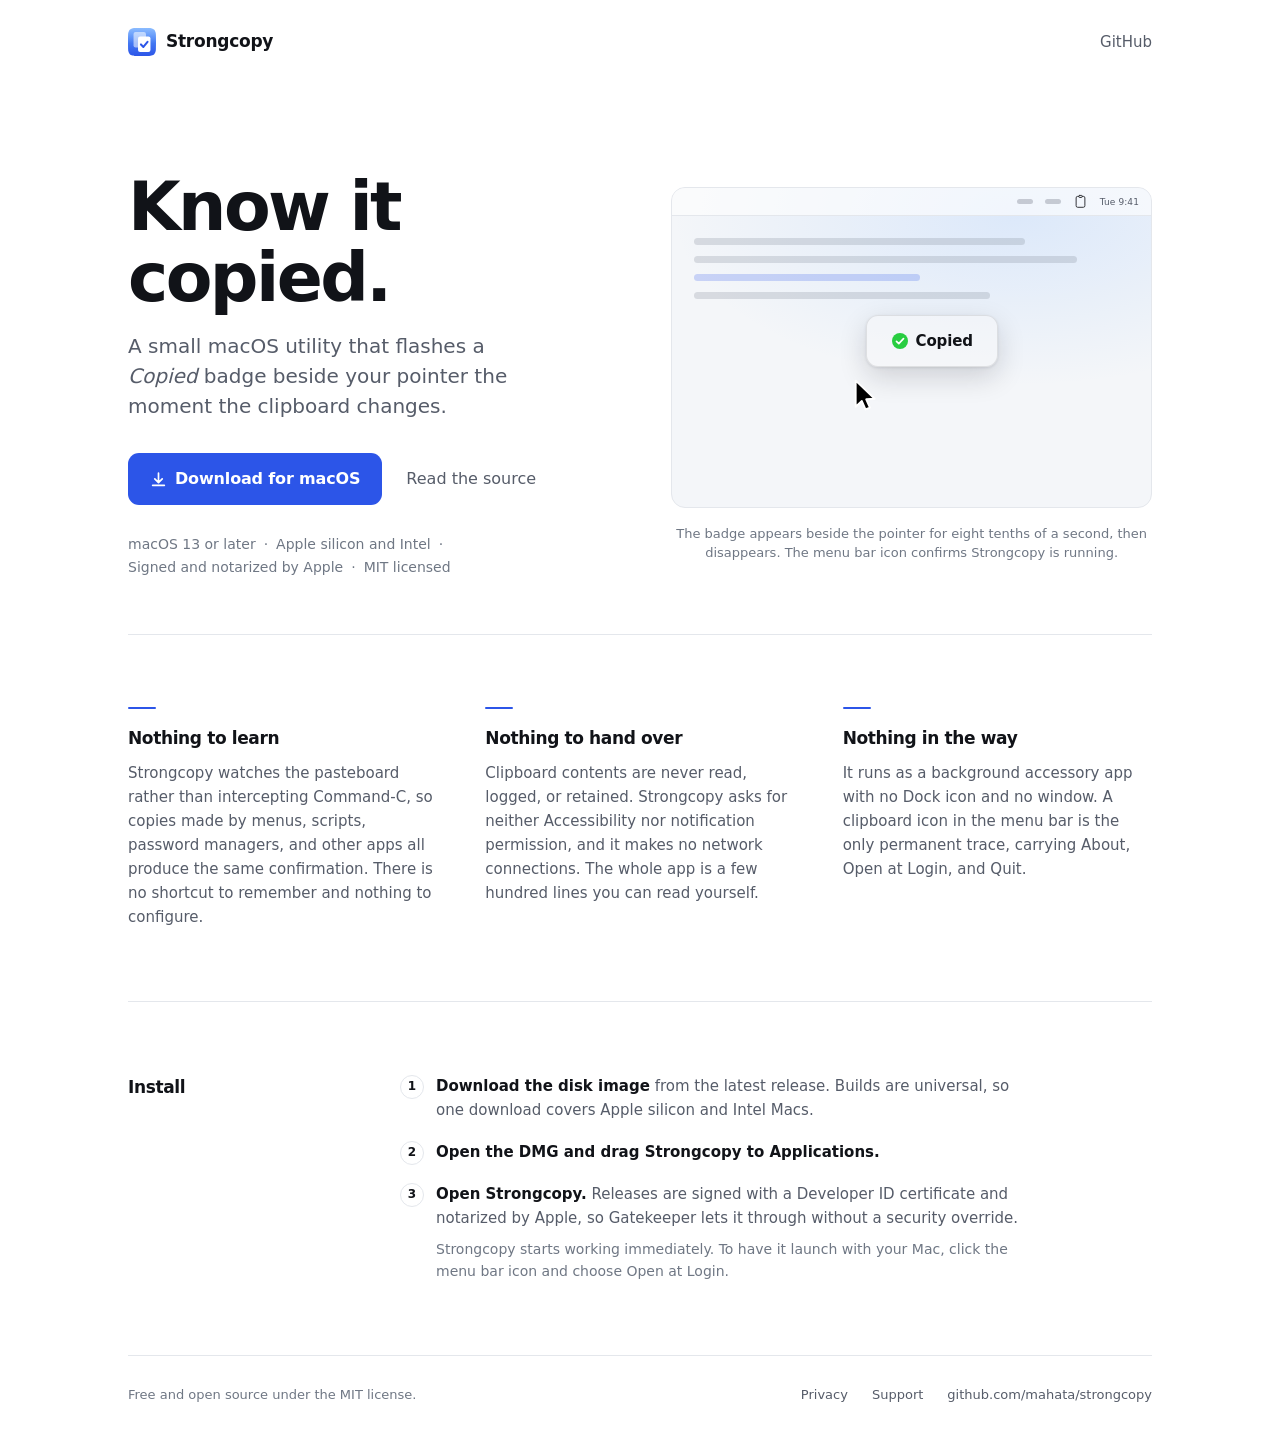
<file: web/index.html>
<!DOCTYPE html>
<html lang="en">
  <head>
    <meta charset="utf-8">
    <meta name="viewport" content="width=device-width, initial-scale=1">
    <title>Strongcopy — copy confirmation for macOS</title>
    <meta name="description" content="A small macOS menu bar utility that flashes a Copied badge beside your pointer whenever the clipboard changes. Free, open source, and it never reads what you copied.">
    <link rel="canonical" href="https://strongcopy.mahata.org/">
    <meta name="theme-color" content="#ffffff" media="(prefers-color-scheme: light)">
    <meta name="theme-color" content="#0c0e14" media="(prefers-color-scheme: dark)">
    <meta property="og:type" content="website">
    <meta property="og:site_name" content="Strongcopy">
    <meta property="og:title" content="Strongcopy — copy confirmation for macOS">
    <meta property="og:description" content="A small macOS menu bar utility that flashes a Copied badge beside your pointer whenever the clipboard changes. Free, open source, and it never reads what you copied.">
    <meta property="og:url" content="https://strongcopy.mahata.org/">
    <meta name="twitter:card" content="summary">
    <link rel="icon" href="favicon.svg" type="image/svg+xml">
    <link rel="apple-touch-icon" href="icon.svg">
    <link rel="stylesheet" href="styles.css">
  </head>
  <body>
    <header class="masthead shell">
      <span class="wordmark">
        <img src="icon.svg" alt="" width="28" height="28">
        Strongcopy
      </span>
      <a href="https://github.com/mahata/strongcopy">GitHub</a>
    </header>

    <main>
      <section class="hero shell">
        <div>
          <h1>Know it copied.</h1>
          <p class="lede">
            A small macOS utility that flashes a <em>Copied</em> badge beside your
            pointer the moment the clipboard changes.
          </p>
          <div class="actions">
            <a class="button" href="https://github.com/mahata/strongcopy/releases/latest">
              <svg viewBox="0 0 16 16" fill="none" stroke="currentColor" stroke-width="1.6" stroke-linecap="round" stroke-linejoin="round" aria-hidden="true">
                <path d="M8 2v8.5M4.5 7.5 8 11l3.5-3.5M2.5 13.5h11"/>
              </svg>
              Download for macOS
            </a>
            <a class="plain" href="https://github.com/mahata/strongcopy">Read the source</a>
          </div>
          <ul class="requirements">
            <li>macOS 13 or later</li>
            <li>Apple silicon and Intel</li>
            <li>Signed and notarized by Apple</li>
            <li>MIT licensed</li>
          </ul>
        </div>

        <figure class="stage">
          <div class="screen" aria-hidden="true">
            <div class="menubar">
              <span class="menubar__pill"></span>
              <span class="menubar__pill"></span>
              <svg class="menubar__mark" viewBox="0 0 24 24" fill="none" stroke="currentColor" stroke-width="1.6" stroke-linecap="round" stroke-linejoin="round">
                <path d="M9.25 3.75H7.5A2.5 2.5 0 0 0 5 6.25v12.5a2.5 2.5 0 0 0 2.5 2.5h9a2.5 2.5 0 0 0 2.5-2.5V6.25a2.5 2.5 0 0 0-2.5-2.5h-1.75"/>
                <rect x="9.25" y="2.25" width="5.5" height="3.25" rx="1.25"/>
              </svg>
              <span class="menubar__clock">Tue 9:41</span>
            </div>
            <div class="desk">
              <div class="lines">
                <span></span>
                <span></span>
                <span></span>
                <span></span>
              </div>
              <div class="cursor">
                <svg class="pointer" viewBox="0 0 13 19">
                  <path d="M1 1v15.4l3.6-3.4 2.2 5 2.6-1.1-2.2-4.9 5-.3z"></path>
                </svg>
                <p class="hud">
                  <svg viewBox="0 0 16 16" aria-hidden="true">
                    <circle cx="8" cy="8" r="8" fill="currentColor"></circle>
                    <path d="M4.5 8.3 6.8 10.6 11.5 5.7" fill="none" stroke="#fff" stroke-width="1.7" stroke-linecap="round" stroke-linejoin="round"></path>
                  </svg>
                  Copied
                </p>
              </div>
            </div>
          </div>
          <figcaption>
            The badge appears beside the pointer for eight tenths of a second, then
            disappears. The menu bar icon confirms Strongcopy is running.
          </figcaption>
        </figure>
      </section>

      <section class="points shell">
        <h2 class="visually-hidden">Why Strongcopy</h2>
        <article>
          <h3>Nothing to learn</h3>
          <p>
            Strongcopy watches the pasteboard rather than intercepting Command-C,
            so copies made by menus, scripts, password managers, and other apps all
            produce the same confirmation. There is no shortcut to remember and
            nothing to configure.
          </p>
        </article>
        <article>
          <h3>Nothing to hand over</h3>
          <p>
            Clipboard contents are never read, logged, or retained. Strongcopy asks
            for neither Accessibility nor notification permission, and it makes no
            network connections. The whole app is a few hundred lines you can read
            yourself.
          </p>
        </article>
        <article>
          <h3>Nothing in the way</h3>
          <p>
            It runs as a background accessory app with no Dock icon and no window.
            A clipboard icon in the menu bar is the only permanent trace, carrying
            About, Open at Login, and Quit.
          </p>
        </article>
      </section>

      <section class="install shell">
        <h2 id="install">Install</h2>
        <div>
          <ol>
            <li>
              <strong>Download the disk image</strong> from the latest release. Builds
              are universal, so one download covers Apple silicon and Intel Macs.
            </li>
            <li>
              <strong>Open the DMG and drag Strongcopy to Applications.</strong>
            </li>
            <li>
              <strong>Open Strongcopy.</strong> Releases are signed with a Developer ID
              certificate and notarized by Apple, so Gatekeeper lets it through
              without a security override.
            </li>
          </ol>
          <p class="note">
            Strongcopy starts working immediately. To have it launch with your Mac,
            click the menu bar icon and choose Open at Login.
          </p>
        </div>
      </section>
    </main>

    <footer class="colophon shell">
      <p>Free and open source under the MIT license.</p>
      <nav class="colophon__links" aria-label="Site">
        <a href="/privacy/">Privacy</a>
        <a href="/support/">Support</a>
        <a href="https://github.com/mahata/strongcopy">github.com/mahata/strongcopy</a>
      </nav>
    </footer>
  </body>
</html>
</file>
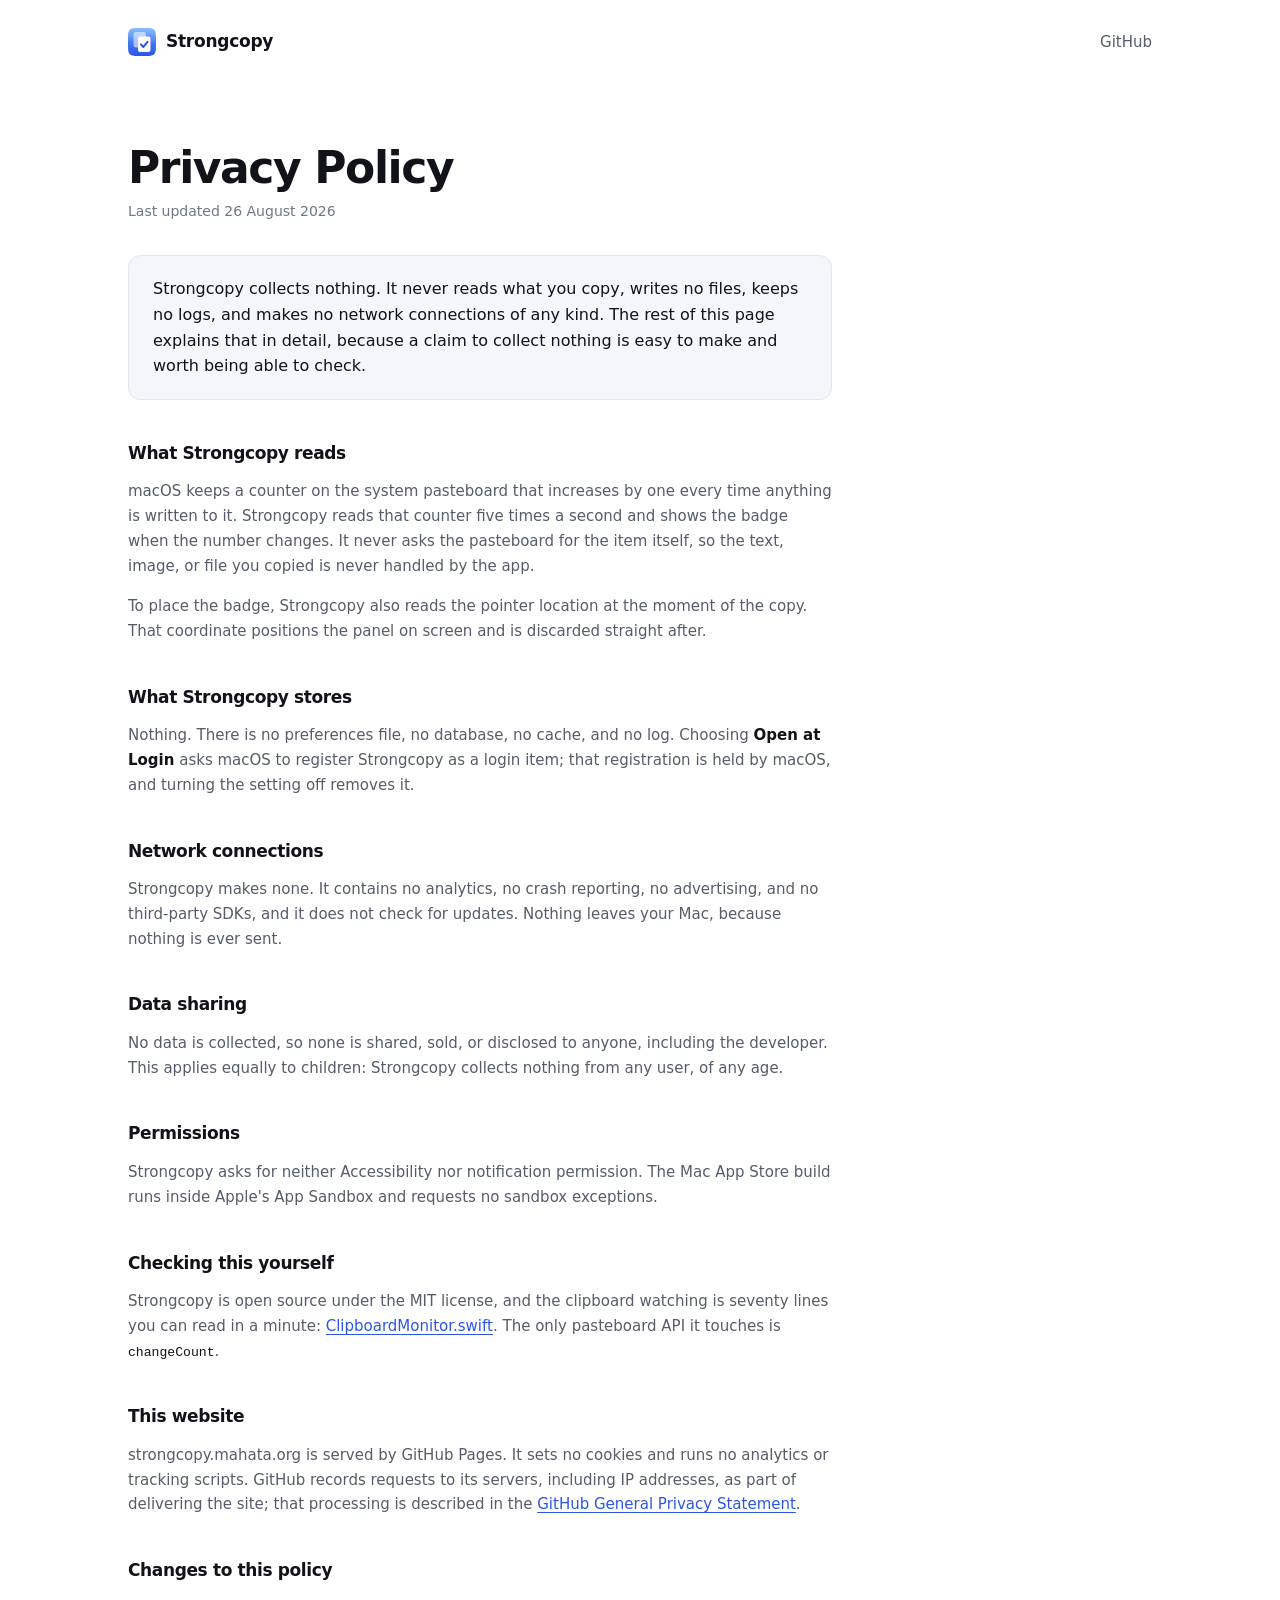
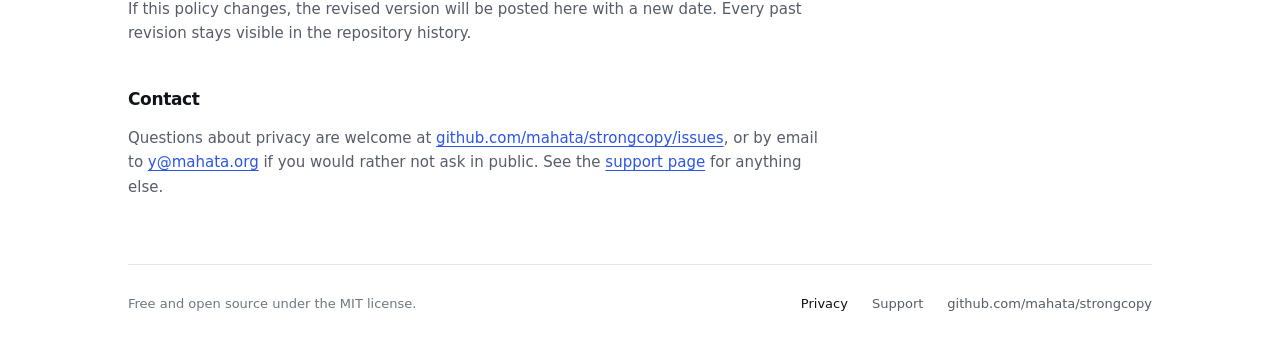
<file: web/privacy/index.html>
<!DOCTYPE html>
<html lang="en">
  <head>
    <meta charset="utf-8">
    <meta name="viewport" content="width=device-width, initial-scale=1">
    <title>Privacy Policy — Strongcopy</title>
    <meta name="description" content="Strongcopy collects nothing. It reads the pasteboard change counter rather than the clipboard itself, stores no data, and makes no network connections.">
    <link rel="canonical" href="https://strongcopy.mahata.org/privacy/">
    <meta name="theme-color" content="#ffffff" media="(prefers-color-scheme: light)">
    <meta name="theme-color" content="#0c0e14" media="(prefers-color-scheme: dark)">
    <meta property="og:type" content="article">
    <meta property="og:site_name" content="Strongcopy">
    <meta property="og:title" content="Privacy Policy — Strongcopy">
    <meta property="og:description" content="Strongcopy collects nothing. It reads the pasteboard change counter rather than the clipboard itself, stores no data, and makes no network connections.">
    <meta property="og:url" content="https://strongcopy.mahata.org/privacy/">
    <meta name="twitter:card" content="summary">
    <link rel="icon" href="../favicon.svg" type="image/svg+xml">
    <link rel="apple-touch-icon" href="../icon.svg">
    <link rel="stylesheet" href="../styles.css">
  </head>
  <body>
    <header class="masthead shell">
      <a class="wordmark" href="/">
        <img src="../icon.svg" alt="" width="28" height="28">
        Strongcopy
      </a>
      <a href="https://github.com/mahata/strongcopy">GitHub</a>
    </header>

    <main class="shell">
      <article class="doc">
        <h1>Privacy Policy</h1>
        <p class="updated">Last updated 26 August 2026</p>

        <p class="summary">
          Strongcopy collects nothing. It never reads what you copy, writes no
          files, keeps no logs, and makes no network connections of any kind.
          The rest of this page explains that in detail, because a claim to
          collect nothing is easy to make and worth being able to check.
        </p>

        <h2>What Strongcopy reads</h2>
        <p>
          macOS keeps a counter on the system pasteboard that increases by one
          every time anything is written to it. Strongcopy reads that counter
          five times a second and shows the badge when the number changes. It
          never asks the pasteboard for the item itself, so the text, image, or
          file you copied is never handled by the app.
        </p>
        <p>
          To place the badge, Strongcopy also reads the pointer location at the
          moment of the copy. That coordinate positions the panel on screen and
          is discarded straight after.
        </p>

        <h2>What Strongcopy stores</h2>
        <p>
          Nothing. There is no preferences file, no database, no cache, and no
          log. Choosing <strong>Open at Login</strong> asks macOS to register
          Strongcopy as a login item; that registration is held by macOS, and
          turning the setting off removes it.
        </p>

        <h2>Network connections</h2>
        <p>
          Strongcopy makes none. It contains no analytics, no crash reporting,
          no advertising, and no third-party SDKs, and it does not check for
          updates. Nothing leaves your Mac, because nothing is ever sent.
        </p>

        <h2>Data sharing</h2>
        <p>
          No data is collected, so none is shared, sold, or disclosed to anyone,
          including the developer. This applies equally to children: Strongcopy
          collects nothing from any user, of any age.
        </p>

        <h2>Permissions</h2>
        <p>
          Strongcopy asks for neither Accessibility nor notification permission.
          The Mac App Store build runs inside Apple's App Sandbox and requests
          no sandbox exceptions.
        </p>

        <h2>Checking this yourself</h2>
        <p>
          Strongcopy is open source under the MIT license, and the clipboard
          watching is seventy lines you can read in a minute:
          <a href="https://github.com/mahata/strongcopy/blob/main/Sources/Strongcopy/ClipboardMonitor.swift">ClipboardMonitor.swift</a>.
          The only pasteboard API it touches is <code>changeCount</code>.
        </p>

        <h2>This website</h2>
        <p>
          strongcopy.mahata.org is served by GitHub Pages. It sets no cookies
          and runs no analytics or tracking scripts. GitHub records requests to
          its servers, including IP addresses, as part of delivering the site;
          that processing is described in the
          <a href="https://docs.github.com/site-policy/privacy-policies/github-general-privacy-statement">GitHub General Privacy Statement</a>.
        </p>

        <h2>Changes to this policy</h2>
        <p>
          If this policy changes, the revised version will be posted here with a
          new date. Every past revision stays visible in the repository history.
        </p>

        <h2>Contact</h2>
        <p>
          Questions about privacy are welcome at
          <a href="https://github.com/mahata/strongcopy/issues">github.com/mahata/strongcopy/issues</a>,
          or by email to <a href="mailto:y@mahata.org">y@mahata.org</a> if you
          would rather not ask in public. See the
          <a href="/support/">support page</a> for anything else.
        </p>
      </article>
    </main>

    <footer class="colophon shell">
      <p>Free and open source under the MIT license.</p>
      <nav class="colophon__links" aria-label="Site">
        <a href="/privacy/" aria-current="page">Privacy</a>
        <a href="/support/">Support</a>
        <a href="https://github.com/mahata/strongcopy">github.com/mahata/strongcopy</a>
      </nav>
    </footer>
  </body>
</html>
</file>
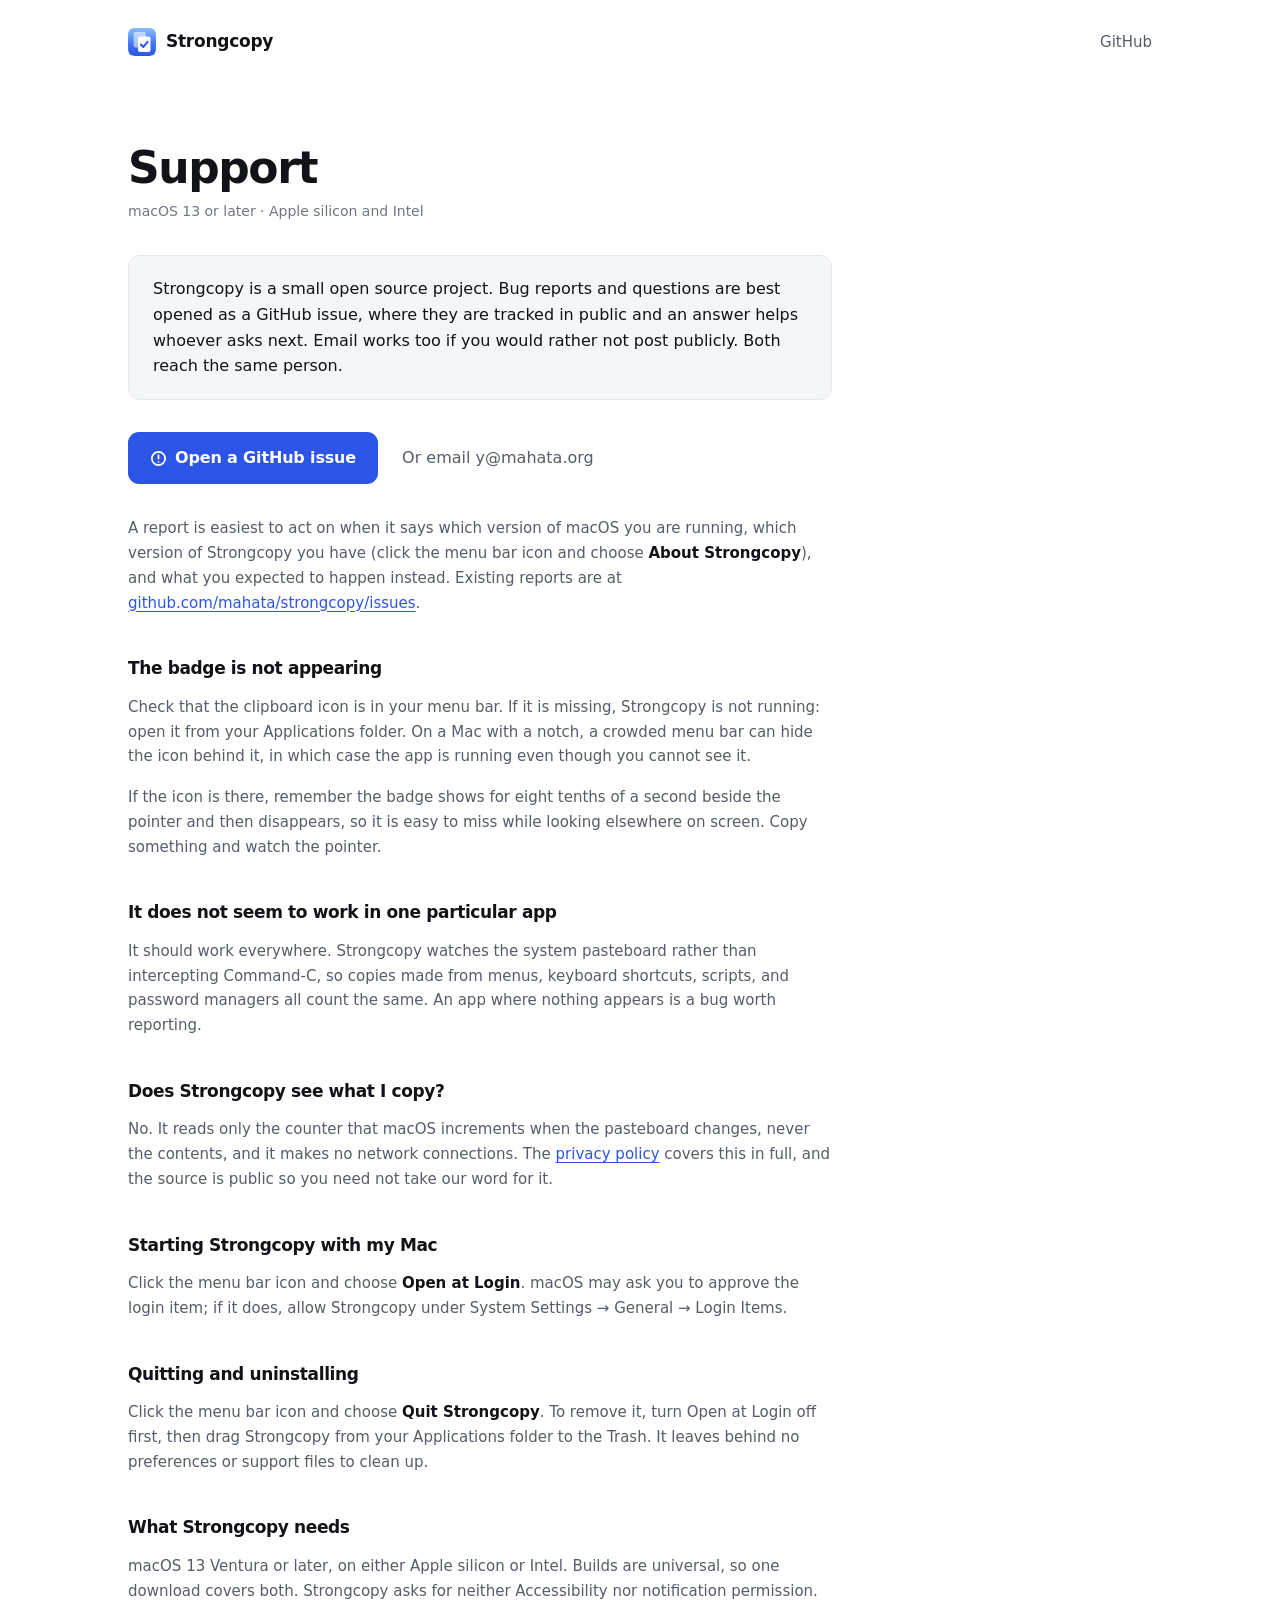
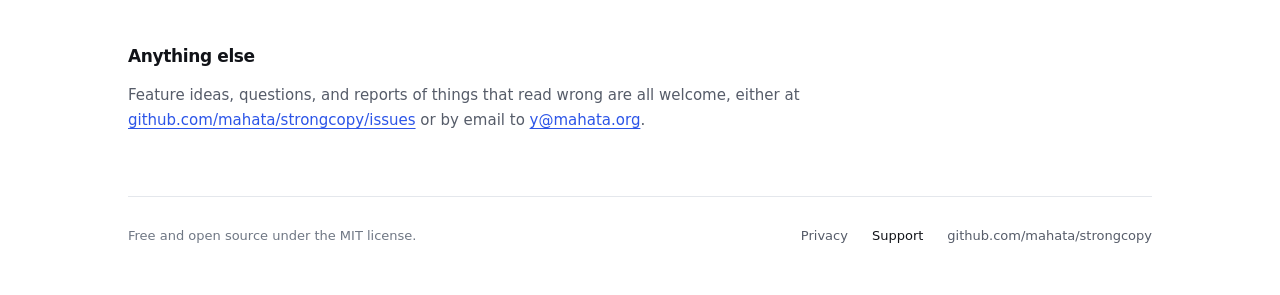
<file: web/support/index.html>
<!DOCTYPE html>
<html lang="en">
  <head>
    <meta charset="utf-8">
    <meta name="viewport" content="width=device-width, initial-scale=1">
    <title>Support — Strongcopy</title>
    <meta name="description" content="Help with Strongcopy for macOS: how to report a problem, why the badge might not appear, launching at login, and uninstalling.">
    <link rel="canonical" href="https://strongcopy.mahata.org/support/">
    <meta name="theme-color" content="#ffffff" media="(prefers-color-scheme: light)">
    <meta name="theme-color" content="#0c0e14" media="(prefers-color-scheme: dark)">
    <meta property="og:type" content="article">
    <meta property="og:site_name" content="Strongcopy">
    <meta property="og:title" content="Support — Strongcopy">
    <meta property="og:description" content="Help with Strongcopy for macOS: how to report a problem, why the badge might not appear, launching at login, and uninstalling.">
    <meta property="og:url" content="https://strongcopy.mahata.org/support/">
    <meta name="twitter:card" content="summary">
    <link rel="icon" href="../favicon.svg" type="image/svg+xml">
    <link rel="apple-touch-icon" href="../icon.svg">
    <link rel="stylesheet" href="../styles.css">
  </head>
  <body>
    <header class="masthead shell">
      <a class="wordmark" href="/">
        <img src="../icon.svg" alt="" width="28" height="28">
        Strongcopy
      </a>
      <a href="https://github.com/mahata/strongcopy">GitHub</a>
    </header>

    <main class="shell">
      <article class="doc">
        <h1>Support</h1>
        <p class="updated">macOS 13 or later · Apple silicon and Intel</p>

        <p class="summary">
          Strongcopy is a small open source project. Bug reports and questions
          are best opened as a GitHub issue, where they are tracked in public and
          an answer helps whoever asks next. Email works too if you would rather
          not post publicly. Both reach the same person.
        </p>

        <p class="doc-actions">
          <a class="button" href="https://github.com/mahata/strongcopy/issues/new">
            <svg viewBox="0 0 16 16" fill="none" stroke="currentColor" stroke-width="1.6" stroke-linecap="round" stroke-linejoin="round" aria-hidden="true">
              <circle cx="8" cy="8" r="6.25"/>
              <path d="M8 4.75v3.5M8 11.1h.01"/>
            </svg>
            Open a GitHub issue
          </a>
          <a class="plain" href="mailto:y@mahata.org?subject=Strongcopy%20support">Or email y@mahata.org</a>
        </p>

        <p>
          A report is easiest to act on when it says which version of macOS you
          are running, which version of Strongcopy you have (click the menu bar
          icon and choose <strong>About Strongcopy</strong>), and what you
          expected to happen instead. Existing reports are at
          <a href="https://github.com/mahata/strongcopy/issues">github.com/mahata/strongcopy/issues</a>.
        </p>

        <h2>The badge is not appearing</h2>
        <p>
          Check that the clipboard icon is in your menu bar. If it is missing,
          Strongcopy is not running: open it from your Applications folder. On a
          Mac with a notch, a crowded menu bar can hide the icon behind it, in
          which case the app is running even though you cannot see it.
        </p>
        <p>
          If the icon is there, remember the badge shows for eight tenths of a
          second beside the pointer and then disappears, so it is easy to miss
          while looking elsewhere on screen. Copy something and watch the
          pointer.
        </p>

        <h2>It does not seem to work in one particular app</h2>
        <p>
          It should work everywhere. Strongcopy watches the system pasteboard
          rather than intercepting Command-C, so copies made from menus,
          keyboard shortcuts, scripts, and password managers all count the same.
          An app where nothing appears is a bug worth reporting.
        </p>

        <h2>Does Strongcopy see what I copy?</h2>
        <p>
          No. It reads only the counter that macOS increments when the
          pasteboard changes, never the contents, and it makes no network
          connections. The <a href="/privacy/">privacy policy</a> covers this in
          full, and the source is public so you need not take our word for it.
        </p>

        <h2>Starting Strongcopy with my Mac</h2>
        <p>
          Click the menu bar icon and choose <strong>Open at Login</strong>.
          macOS may ask you to approve the login item; if it does, allow
          Strongcopy under System Settings → General → Login Items.
        </p>

        <h2>Quitting and uninstalling</h2>
        <p>
          Click the menu bar icon and choose <strong>Quit Strongcopy</strong>.
          To remove it, turn Open at Login off first, then drag Strongcopy from
          your Applications folder to the Trash. It leaves behind no preferences
          or support files to clean up.
        </p>

        <h2>What Strongcopy needs</h2>
        <p>
          macOS 13 Ventura or later, on either Apple silicon or Intel. Builds
          are universal, so one download covers both. Strongcopy asks for
          neither Accessibility nor notification permission.
        </p>

        <h2>Anything else</h2>
        <p>
          Feature ideas, questions, and reports of things that read wrong are all
          welcome, either at
          <a href="https://github.com/mahata/strongcopy/issues">github.com/mahata/strongcopy/issues</a>
          or by email to <a href="mailto:y@mahata.org">y@mahata.org</a>.
        </p>
      </article>
    </main>

    <footer class="colophon shell">
      <p>Free and open source under the MIT license.</p>
      <nav class="colophon__links" aria-label="Site">
        <a href="/privacy/">Privacy</a>
        <a href="/support/" aria-current="page">Support</a>
        <a href="https://github.com/mahata/strongcopy">github.com/mahata/strongcopy</a>
      </nav>
    </footer>
  </body>
</html>
</file>
<file: web/styles.css>
:root {
  color-scheme: light dark;

  --ink: #111318;
  --ink-muted: #565c69;
  --ink-faint: #6f7784;
  --accent: #2c55e8;
  --accent-hover: #1f43c9;
  --accent-ink: #ffffff;
  --surface: #ffffff;
  --surface-sunken: #f4f6f9;
  --hairline: #e4e7ec;
  --selection: rgba(44, 85, 232, 0.22);
  --hud-surface: rgba(247, 248, 250, 0.5);
  --hud-edge: rgba(0, 0, 0, 0.09);
  --hud-shadow: 0 10px 28px rgba(16, 20, 32, 0.16), 0 1px 3px rgba(16, 20, 32, 0.1);
  --confirm: #28cd41;
  --pointer-fill: #000000;
  --pointer-edge: #ffffff;
  --stage-glow: radial-gradient(120% 90% at 72% 8%, rgba(94, 161, 255, 0.16), transparent 60%);
}

@media (prefers-color-scheme: dark) {
  :root {
    --ink: #edeff4;
    --ink-muted: #a0a7b6;
    --ink-faint: #767d8c;
    --accent: #83a8ff;
    --accent-hover: #a2beff;
    --accent-ink: #0c0e14;
    --surface: #0c0e14;
    --surface-sunken: #14171f;
    --hairline: #242833;
    --selection: rgba(131, 168, 255, 0.26);
    --hud-surface: rgba(38, 42, 52, 0.5);
    --hud-edge: rgba(255, 255, 255, 0.12);
    --hud-shadow: 0 10px 28px rgba(0, 0, 0, 0.5), 0 1px 3px rgba(0, 0, 0, 0.4);
    --pointer-fill: #ffffff;
    --pointer-edge: #0c0e14;
    --stage-glow: radial-gradient(120% 90% at 72% 8%, rgba(44, 85, 232, 0.24), transparent 60%);
  }
}

*,
*::before,
*::after {
  box-sizing: border-box;
}

html {
  -webkit-text-size-adjust: 100%;
}

body {
  margin: 0;
  font-family: -apple-system, BlinkMacSystemFont, "Segoe UI", ui-sans-serif, system-ui, sans-serif;
  font-size: 1.0625rem;
  line-height: 1.62;
  color: var(--ink);
  background: var(--surface);
  -webkit-font-smoothing: antialiased;
  text-rendering: optimizeLegibility;
}

a {
  color: var(--accent);
  text-underline-offset: 0.18em;
}

a:hover {
  color: var(--accent-hover);
}

:focus-visible {
  outline: 2px solid var(--accent);
  outline-offset: 3px;
  border-radius: 4px;
}

h1,
h2,
h3 {
  letter-spacing: -0.022em;
  font-weight: 600;
}

.shell {
  width: min(100% - 2.5rem, 64rem);
  margin-inline: auto;
}

.visually-hidden {
  position: absolute;
  width: 1px;
  height: 1px;
  margin: -1px;
  padding: 0;
  border: 0;
  overflow: hidden;
  clip-path: inset(50%);
  white-space: nowrap;
}

/* Masthead */

.masthead {
  display: flex;
  align-items: center;
  justify-content: space-between;
  gap: 1rem;
  padding: 1.75rem 0;
}

/* A link on every page but the one it points at, where it is a plain span. */
.wordmark {
  display: inline-flex;
  align-items: center;
  gap: 0.625rem;
  font-weight: 600;
  font-size: 1.0625rem;
  letter-spacing: -0.015em;
  color: inherit;
  text-decoration: none;
}

.wordmark img {
  width: 1.75rem;
  height: 1.75rem;
}

.masthead a:not(.wordmark) {
  font-size: 0.9375rem;
  color: var(--ink-muted);
  text-decoration: none;
}

.masthead a:not(.wordmark):hover {
  color: var(--ink);
}

/* Hero */

.hero {
  display: grid;
  grid-template-columns: 1fr;
  align-items: center;
  gap: clamp(2.75rem, 7vw, 4.5rem);
  padding: clamp(2.5rem, 8vw, 5.5rem) 0 clamp(2rem, 5vw, 3.5rem);
}

@media (min-width: 56rem) {
  .hero {
    grid-template-columns: minmax(0, 1fr) minmax(0, 1.02fr);
  }
}

.hero h1 {
  margin: 0 0 1.125rem;
  font-size: clamp(2.75rem, 7vw, 4.25rem);
  line-height: 1.04;
  letter-spacing: -0.038em;
}

.lede {
  margin: 0 0 2rem;
  max-width: 32ch;
  font-size: clamp(1.0625rem, 1.6vw, 1.25rem);
  line-height: 1.5;
  color: var(--ink-muted);
}

.actions {
  display: flex;
  align-items: center;
  flex-wrap: wrap;
  gap: 1rem 1.5rem;
}

.button {
  display: inline-flex;
  align-items: center;
  gap: 0.5rem;
  padding: 0.8125rem 1.375rem;
  border-radius: 0.6875rem;
  background: var(--accent);
  color: var(--accent-ink);
  font-size: 1rem;
  font-weight: 600;
  letter-spacing: -0.01em;
  text-decoration: none;
}

.button:hover {
  background: var(--accent-hover);
  color: var(--accent-ink);
}

.button svg {
  width: 1.0625rem;
  height: 1.0625rem;
}

.actions .plain,
.doc-actions .plain {
  font-size: 1rem;
  color: var(--ink-muted);
  text-decoration: none;
}

.actions .plain:hover,
.doc-actions .plain:hover {
  color: var(--ink);
}

/* Separators trail their own item so a wrapped line never opens with one. */
.requirements {
  display: flex;
  flex-wrap: wrap;
  gap: 0 0.5rem;
  margin: 1.75rem 0 0;
  padding: 0;
  max-width: 32rem;
  list-style: none;
  font-size: 0.875rem;
  line-height: 1.6;
  color: var(--ink-faint);
}

.requirements li {
  white-space: nowrap;
}

.requirements li:not(:last-child)::after {
  content: "·";
  margin-left: 0.5rem;
}

/* Hero stage: a miniature Mac screen showing the badge beside the pointer */

.stage {
  margin: 0;
}

.screen {
  position: relative;
  aspect-ratio: 3 / 2;
  border: 1px solid var(--hairline);
  border-radius: 0.875rem;
  background: var(--surface-sunken) var(--stage-glow);
  overflow: hidden;
}

.menubar {
  display: flex;
  align-items: center;
  justify-content: flex-end;
  gap: 0.75rem;
  height: 1.75rem;
  padding: 0 0.75rem;
  border-bottom: 1px solid var(--hairline);
  background: color-mix(in srgb, var(--surface) 62%, transparent);
}

.menubar__pill {
  width: 1rem;
  height: 0.3125rem;
  border-radius: 999px;
  background: var(--ink-faint);
  opacity: 0.35;
}

.menubar__mark {
  width: 0.9375rem;
  height: 0.9375rem;
  color: var(--ink);
  opacity: 0.85;
}

.menubar__clock {
  font-size: 0.5625rem;
  font-weight: 500;
  letter-spacing: 0.01em;
  color: var(--ink-muted);
}

.desk {
  position: absolute;
  inset: 1.75rem 0 0;
}

.lines {
  display: flex;
  flex-direction: column;
  gap: 0.6875rem;
  padding: clamp(1.25rem, 4.5%, 2rem);
}

.lines span {
  height: 0.4375rem;
  border-radius: 999px;
  background: var(--ink-faint);
  opacity: 0.22;
}

.lines span:nth-child(1) {
  width: 76%;
}

.lines span:nth-child(2) {
  width: 88%;
}

.lines span:nth-child(3) {
  width: 52%;
  background: var(--selection);
  opacity: 1;
}

.lines span:nth-child(4) {
  width: 68%;
}

.cursor {
  position: absolute;
  left: 38%;
  top: 56%;
  width: 0;
  height: 0;
}

/* The app offsets the badge 12 points up and to the right of the pointer tip. */
.hud {
  position: absolute;
  left: 0.75rem;
  bottom: 0.75rem;
  display: inline-flex;
  align-items: center;
  justify-content: center;
  gap: 0.533em;
  min-width: 8.8em;
  height: 3.467em;
  padding: 0 1.067em;
  border: 1px solid var(--hud-edge);
  border-radius: 0.8em;
  background: var(--hud-surface);
  box-shadow: var(--hud-shadow);
  font-size: clamp(0.6875rem, 1.9vw, 0.9375rem);
  font-weight: 600;
  letter-spacing: -0.01em;
  white-space: nowrap;
  margin: 0;
  animation: hud-enter 0.42s cubic-bezier(0.2, 0.72, 0.28, 1);
}

.hud svg {
  width: 1.067em;
  height: 1.067em;
  color: var(--confirm);
}

@keyframes hud-enter {
  from {
    transform: translateY(0.375rem) scale(0.97);
  }
}

.pointer {
  position: absolute;
  left: 0;
  top: 0;
  width: 1.375rem;
  height: auto;
}

.pointer path {
  fill: var(--pointer-fill);
  stroke: var(--pointer-edge);
  stroke-width: 1.1;
  stroke-linejoin: round;
}

.stage figcaption {
  margin-top: 1rem;
  font-size: 0.8125rem;
  line-height: 1.5;
  color: var(--ink-faint);
  text-align: center;
}

/* Value propositions */

.points {
  display: grid;
  gap: 2.25rem;
  padding: clamp(2.75rem, 7vw, 4.5rem) 0;
  border-top: 1px solid var(--hairline);
}

@media (min-width: 52rem) {
  .points {
    grid-template-columns: repeat(3, minmax(0, 1fr));
    gap: 3rem;
  }
}

.points h3 {
  margin: 1rem 0 0.5rem;
  font-size: 1.0625rem;
}

.points p {
  margin: 0;
  font-size: 0.9375rem;
  line-height: 1.6;
  color: var(--ink-muted);
}

.points article::before {
  content: "";
  display: block;
  width: 1.75rem;
  height: 2px;
  border-radius: 999px;
  background: var(--accent);
}

/* Install */

.install {
  display: grid;
  gap: 1.5rem;
  padding: clamp(2.75rem, 7vw, 4.5rem) 0;
  border-top: 1px solid var(--hairline);
}

@media (min-width: 52rem) {
  .install {
    grid-template-columns: minmax(0, 14rem) minmax(0, 1fr);
    gap: 3rem;
  }
}

.install h2 {
  margin: 0;
  font-size: 1.0625rem;
}

.install ol {
  margin: 0;
  padding: 0;
  list-style: none;
  counter-reset: step;
  display: grid;
  gap: 1.125rem;
  max-width: 40rem;
}

.install li {
  counter-increment: step;
  position: relative;
  padding-left: 2.25rem;
  font-size: 0.9375rem;
  line-height: 1.6;
  color: var(--ink-muted);
}

.install li::before {
  content: counter(step);
  position: absolute;
  left: 0;
  top: 0.0625rem;
  width: 1.5rem;
  height: 1.5rem;
  display: grid;
  place-items: center;
  border: 1px solid var(--hairline);
  border-radius: 999px;
  font-size: 0.75rem;
  font-weight: 600;
  font-variant-numeric: tabular-nums;
  color: var(--ink);
}

.install li strong {
  color: var(--ink);
  font-weight: 600;
}

.install .note {
  margin: 0.5rem 0 0;
  padding-left: 2.25rem;
  max-width: 40rem;
  font-size: 0.875rem;
  color: var(--ink-faint);
}

/* Document pages: privacy policy and support */

.doc {
  max-width: 44rem;
  padding: clamp(2.25rem, 6vw, 3.75rem) 0 clamp(2.5rem, 6vw, 4rem);
}

.doc h1 {
  margin: 0 0 0.5rem;
  font-size: clamp(2rem, 5vw, 2.75rem);
  line-height: 1.1;
  letter-spacing: -0.032em;
}

.doc .updated {
  margin: 0 0 2rem;
  font-size: 0.875rem;
  color: var(--ink-faint);
}

.doc .summary {
  margin: 0;
  padding: 1.25rem 1.5rem;
  border: 1px solid var(--hairline);
  border-radius: 0.75rem;
  background: var(--surface-sunken);
  font-size: 1rem;
  line-height: 1.6;
  color: var(--ink);
}

.doc h2 {
  margin: 2.5rem 0 0.75rem;
  font-size: 1.0625rem;
}

.doc p {
  margin: 0 0 1rem;
  font-size: 0.9375rem;
  line-height: 1.65;
  color: var(--ink-muted);
}

.doc p:last-child {
  margin-bottom: 0;
}

.doc strong {
  color: var(--ink);
  font-weight: 600;
}

.doc code {
  font-family: ui-monospace, SFMono-Regular, Menlo, monospace;
  font-size: 0.875em;
  color: var(--ink);
}

.doc .doc-actions {
  display: flex;
  align-items: center;
  flex-wrap: wrap;
  gap: 1rem 1.5rem;
  margin: 2rem 0;
}

/* Colophon */

.colophon {
  display: flex;
  flex-wrap: wrap;
  justify-content: space-between;
  gap: 0.75rem 1.5rem;
  padding: 1.75rem 0 3rem;
  border-top: 1px solid var(--hairline);
  font-size: 0.8125rem;
  color: var(--ink-faint);
}

.colophon p {
  margin: 0;
}

.colophon a {
  color: var(--ink-muted);
  text-decoration: none;
}

.colophon a:hover {
  color: var(--ink);
}

.colophon__links {
  display: flex;
  flex-wrap: wrap;
  gap: 0.5rem 1.5rem;
}

.colophon__links a[aria-current="page"] {
  color: var(--ink);
}

@media (prefers-reduced-motion: reduce) {
  .hud {
    animation: none;
  }
}
</file>
